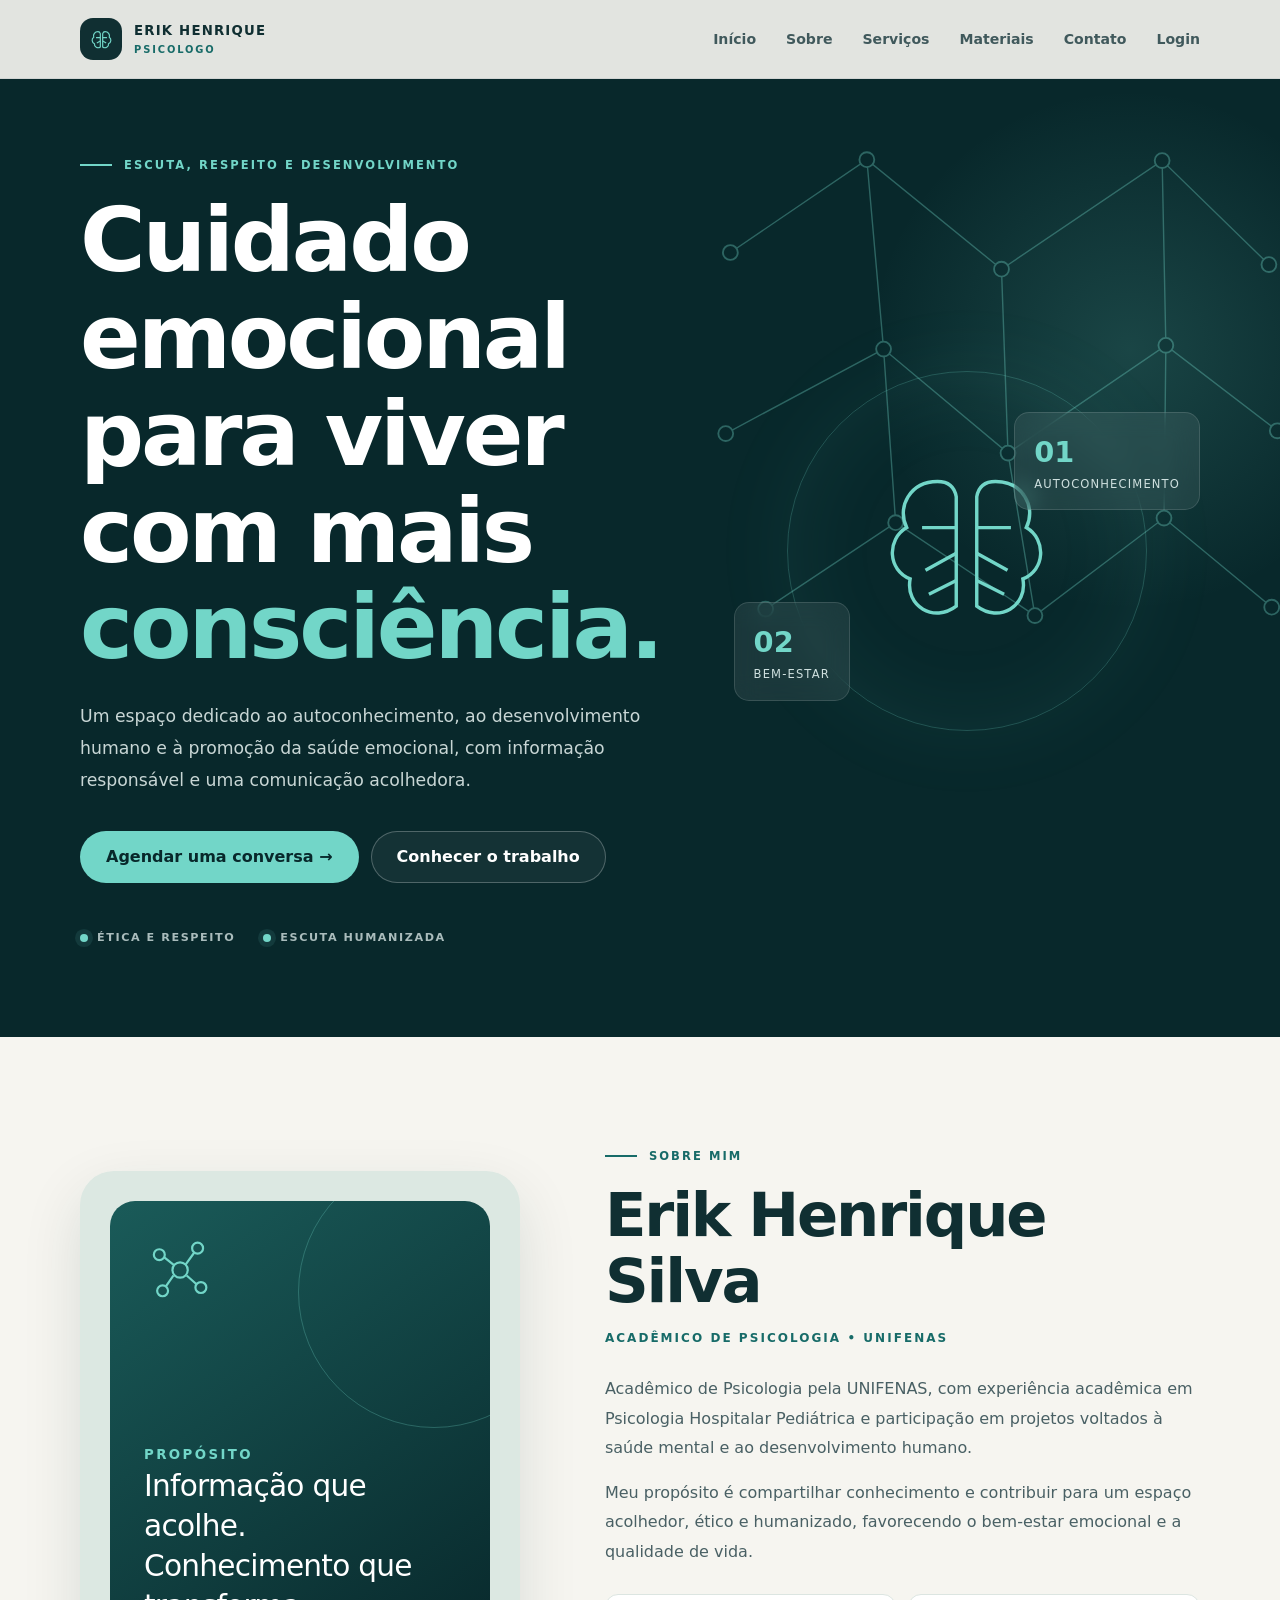
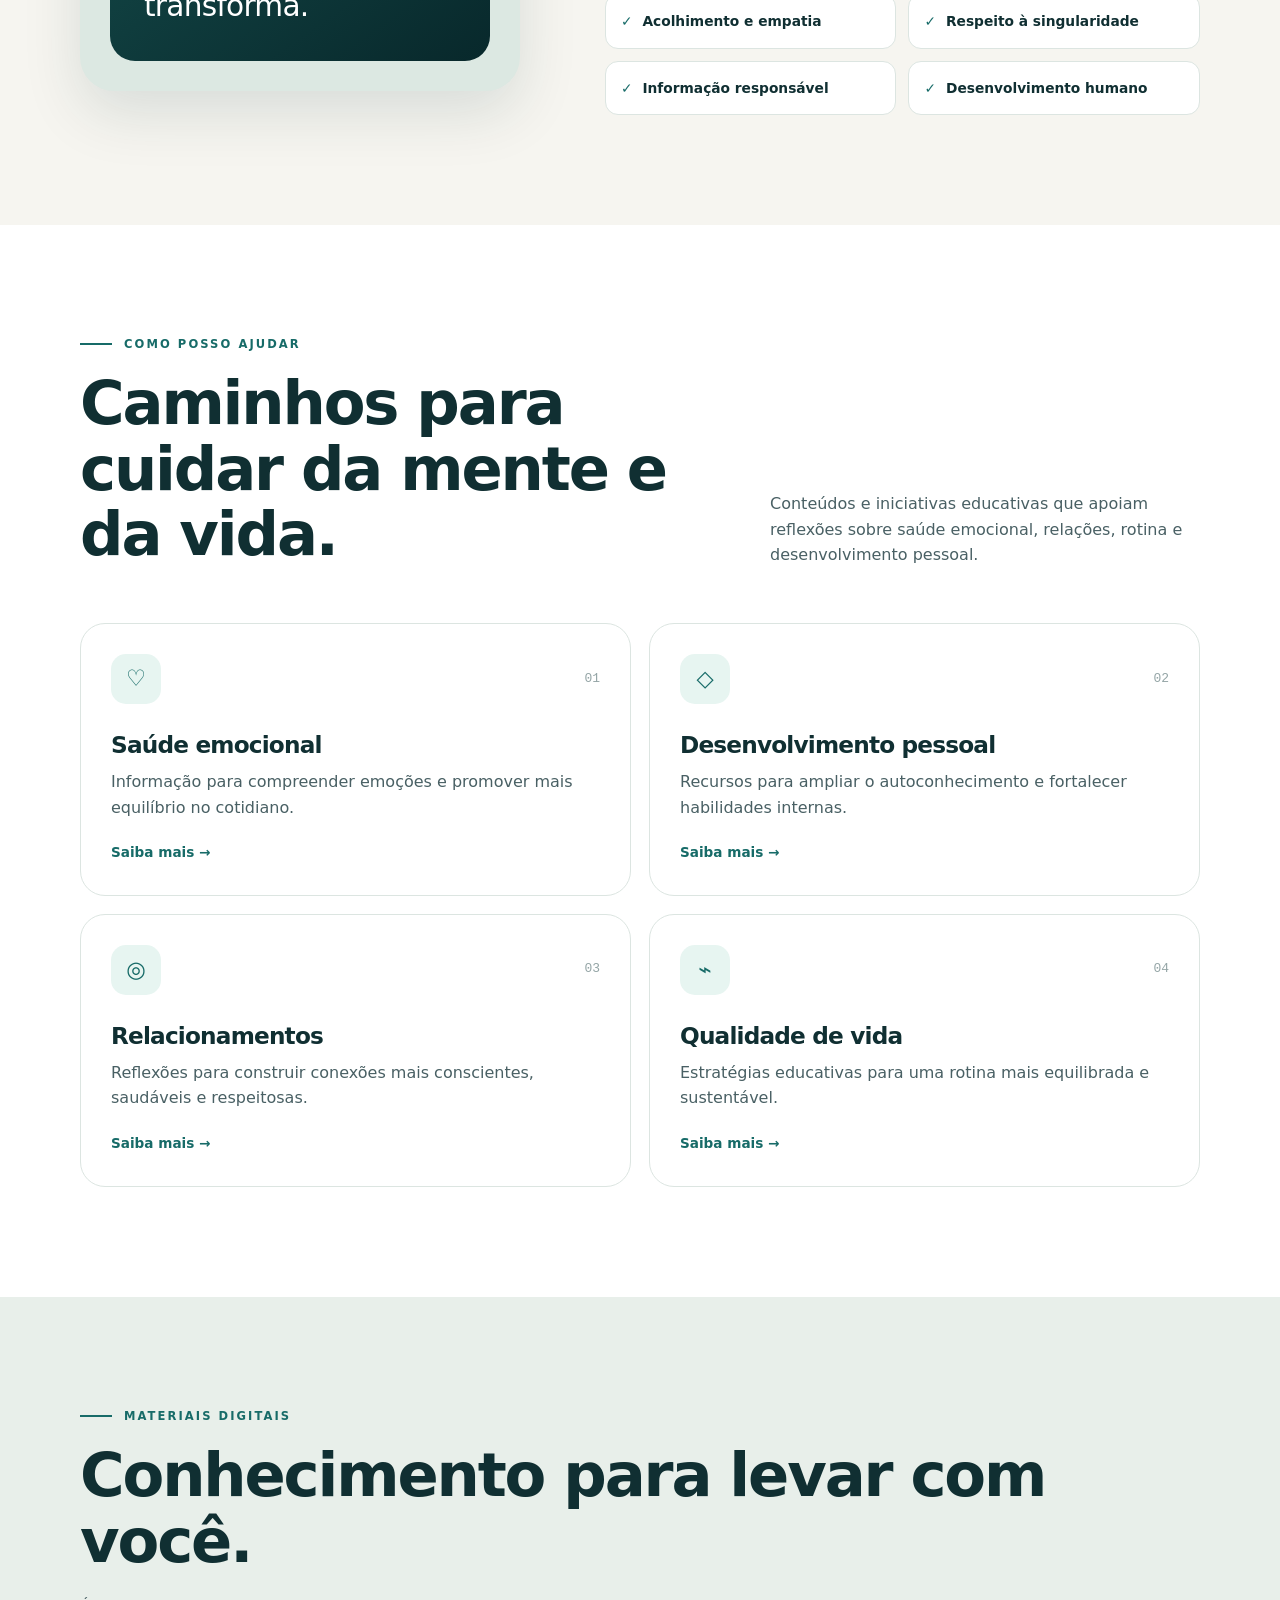
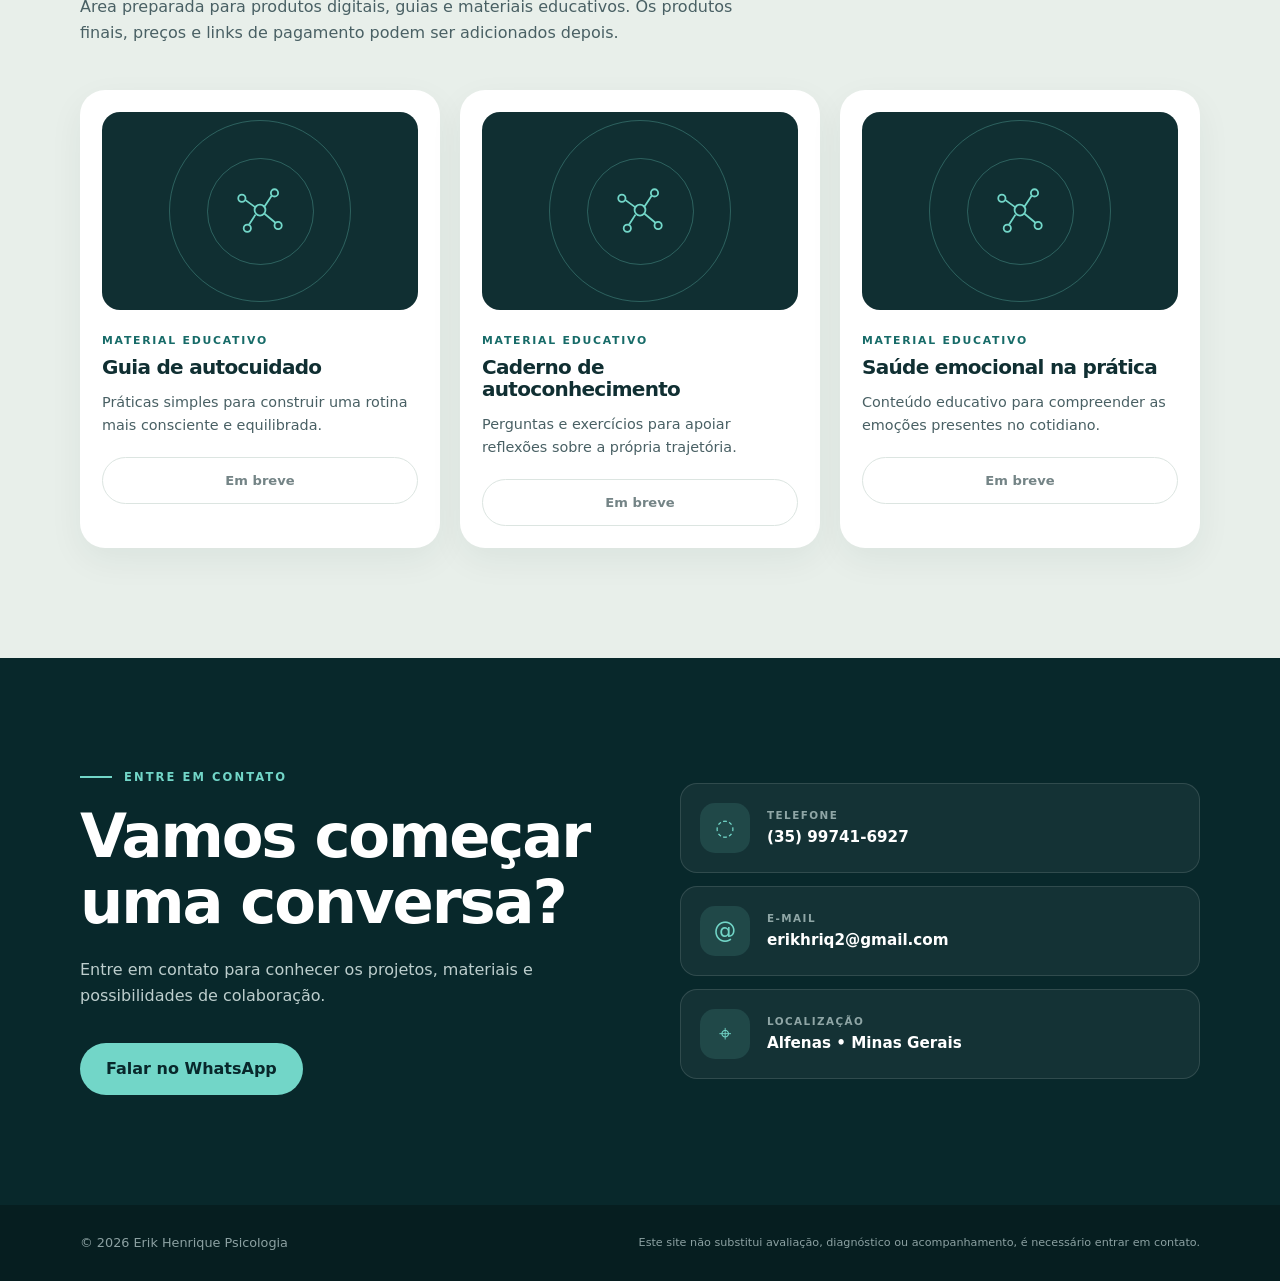
<file: index.html>
<!DOCTYPE html>
<html lang="pt-BR">
<head>
  <meta charset="UTF-8">
  <meta name="viewport" content="width=device-width, initial-scale=1.0">
  <meta name="description" content="Erik Henrique Psicologia. Conteúdo sobre saúde emocional, autoconhecimento, relacionamentos e qualidade de vida.">
  <title>Erik Henrique Psicologia</title>
  <style>
    :root{--ink:#102f32;--deep:#08282b;--green:#176b68;--mint:#72d6c8;--paper:#f6f5f0;--white:#fff;--text:#496064;--line:#dce5e1;--shadow:0 22px 60px rgba(9,46,48,.12)}
    *{box-sizing:border-box;margin:0;padding:0}html{scroll-behavior:smooth;scroll-padding-top:86px}body{font-family:Inter,ui-sans-serif,system-ui,-apple-system,BlinkMacSystemFont,"Segoe UI",sans-serif;background:var(--paper);color:var(--ink);line-height:1.6}a{color:inherit;text-decoration:none}button{font:inherit}.container{width:min(1120px,calc(100% - 40px));margin:auto}.eyebrow{display:flex;align-items:center;gap:12px;margin-bottom:18px;color:var(--green);font-size:.72rem;font-weight:800;letter-spacing:.18em;text-transform:uppercase}.eyebrow:before{content:"";width:32px;height:2px;background:currentColor}.eyebrow.light{color:var(--mint)}h1,h2,h3{line-height:1.08;letter-spacing:-.035em}h2{font-size:clamp(2.15rem,5vw,3.8rem)}p{color:var(--text)}.btn{display:inline-flex;align-items:center;justify-content:center;gap:10px;min-height:52px;padding:0 25px;border:1px solid transparent;border-radius:999px;font-weight:750;transition:.25s}.btn:hover{transform:translateY(-2px)}.btn-primary{background:var(--mint);color:var(--deep)}.btn-dark{background:var(--ink);color:white}.btn-outline{border-color:rgba(255,255,255,.25);color:white;background:rgba(255,255,255,.05)}
    header{position:fixed;z-index:30;inset:0 0 auto;background:rgba(246,245,240,.92);border-bottom:1px solid rgba(16,47,50,.08);backdrop-filter:blur(16px)}.nav{height:78px;display:flex;align-items:center;justify-content:space-between}.brand{display:flex;align-items:center;gap:12px}.mark{width:42px;height:42px;border-radius:13px;background:var(--ink);display:grid;place-items:center}.mark svg{width:25px}.brand b{display:block;font-size:.83rem;letter-spacing:.09em}.brand small{display:block;color:var(--green);font-size:.62rem;font-weight:800;letter-spacing:.19em;text-transform:uppercase}.links{display:flex;align-items:center;gap:30px}.links a{font-size:.88rem;font-weight:650;color:#40595c}.links a:hover{color:var(--green)}.menu-btn{display:none;border:0;background:var(--ink);color:white;border-radius:10px;width:43px;height:43px;font-size:1.3rem}
    .hero{position:relative;overflow:hidden;min-height:760px;padding:156px 0 90px;background:var(--deep);color:white}.hero:before{content:"";position:absolute;width:540px;height:540px;border-radius:50%;right:-120px;top:80px;background:radial-gradient(circle,rgba(114,214,200,.17),transparent 68%)}.neural{position:absolute;right:-40px;top:90px;width:min(52vw,650px);opacity:.35}.hero-grid{position:relative;display:grid;grid-template-columns:1.12fr .88fr;align-items:center;gap:60px}.hero h1{font-size:clamp(3.2rem,7vw,6.15rem);max-width:780px}.hero h1 span{color:var(--mint)}.hero p{max-width:620px;margin-top:25px;font-size:1.08rem;line-height:1.85;color:#c8d6d5}.actions{display:flex;flex-wrap:wrap;gap:12px;margin-top:34px}.trust{display:flex;flex-wrap:wrap;gap:28px;margin-top:46px;color:#aabcbc;font-size:.7rem;font-weight:750;letter-spacing:.14em;text-transform:uppercase}.trust span{display:flex;align-items:center;gap:9px}.trust i{width:8px;height:8px;border-radius:50%;background:var(--mint);box-shadow:0 0 0 5px rgba(114,214,200,.1)}.brain-card{position:relative;aspect-ratio:1;display:grid;place-items:center}.brain-orbit{width:360px;height:360px;border-radius:50%;border:1px solid rgba(114,214,200,.25);display:grid;place-items:center;box-shadow:inset 0 0 90px rgba(114,214,200,.08),0 0 90px rgba(114,214,200,.06)}.brain-orbit svg{width:205px}.chip{position:absolute;padding:16px 19px;border:1px solid rgba(255,255,255,.13);border-radius:15px;background:rgba(255,255,255,.08);backdrop-filter:blur(12px);font-size:.72rem;letter-spacing:.1em;text-transform:uppercase;color:#cfe0df}.chip strong{font-size:1.8rem;color:var(--mint);display:block;letter-spacing:0}.chip.one{right:0;top:20%}.chip.two{left:0;bottom:18%}
    section{padding:110px 0}.about-grid{display:grid;grid-template-columns:.85fr 1.15fr;gap:85px;align-items:center}.portrait{position:relative;min-height:520px;border-radius:34px;padding:30px;background:#dce8e2;box-shadow:var(--shadow)}.portrait-inner{height:100%;min-height:460px;border-radius:25px;background:linear-gradient(145deg,#1a5b59,var(--deep));padding:34px;display:flex;flex-direction:column;justify-content:space-between;color:white;overflow:hidden;position:relative}.portrait-inner:after{content:"";position:absolute;width:270px;height:270px;border:1px solid rgba(114,214,200,.28);border-radius:50%;right:-80px;top:-45px}.portrait-inner svg{width:70px}.portrait blockquote{font-size:1.85rem;line-height:1.35;letter-spacing:-.025em}.portrait small{color:var(--mint);font-weight:800;letter-spacing:.18em;text-transform:uppercase}.about-copy .role{margin:14px 0 26px;color:var(--green);font-size:.75rem;font-weight:800;letter-spacing:.17em;text-transform:uppercase}.about-copy p{margin-top:15px;font-size:1rem;line-height:1.85}.values{display:grid;grid-template-columns:1fr 1fr;gap:12px;margin-top:28px}.value{padding:15px;border:1px solid var(--line);border-radius:13px;background:white;font-size:.86rem;font-weight:700}.value:before{content:"✓";color:var(--green);margin-right:10px}
    .services{background:white}.section-head{display:flex;justify-content:space-between;align-items:end;gap:50px}.section-head>div{max-width:640px}.section-head>p{max-width:430px}.cards{display:grid;grid-template-columns:repeat(2,1fr);gap:18px;margin-top:55px}.card{border:1px solid var(--line);border-radius:25px;padding:30px;background:white;transition:.3s}.card:hover{transform:translateY(-5px);border-color:var(--mint);box-shadow:var(--shadow)}.card-top{display:flex;justify-content:space-between;align-items:center}.icon{width:50px;height:50px;border-radius:15px;background:#e7f5f1;display:grid;place-items:center;color:var(--green);font-size:1.4rem}.num{font-family:monospace;color:#94a5a6}.card h3{font-size:1.45rem;margin-top:28px}.card p{margin-top:12px}.card a{display:inline-block;margin-top:22px;color:var(--green);font-size:.85rem;font-weight:800}
    .products{background:#e8efea}.product-grid{display:grid;grid-template-columns:repeat(3,1fr);gap:20px;margin-top:45px}.product{border-radius:25px;padding:22px;background:white;box-shadow:0 12px 35px rgba(9,46,48,.06)}.cover{aspect-ratio:16/10;border-radius:18px;background:var(--ink);display:grid;place-items:center;position:relative;overflow:hidden}.cover:before,.cover:after{content:"";position:absolute;border:1px solid rgba(114,214,200,.3);border-radius:50%}.cover:before{width:180px;height:180px}.cover:after{width:105px;height:105px}.cover svg{position:relative;z-index:1;width:58px}.product small{display:block;margin-top:22px;color:var(--green);font-size:.68rem;font-weight:800;letter-spacing:.16em;text-transform:uppercase}.product h3{margin-top:8px;font-size:1.25rem}.product p{margin:12px 0 20px;font-size:.9rem}.soon{display:block;padding:12px;border:1px solid var(--line);border-radius:999px;text-align:center;color:#748486;font-size:.82rem;font-weight:750}
    .contact{position:relative;overflow:hidden;background:var(--deep);color:white}.contact-grid{display:grid;grid-template-columns:1fr 1fr;gap:80px;align-items:center}.contact p{margin-top:22px;color:#bdcecd;max-width:520px}.contact-list{display:grid;gap:13px}.contact-item{display:flex;align-items:center;gap:17px;padding:19px;border:1px solid rgba(255,255,255,.12);border-radius:17px;background:rgba(255,255,255,.05)}.contact-item .icon{flex:none;background:rgba(114,214,200,.13);color:var(--mint)}.contact-item small{display:block;color:#8fa6a6;font-size:.65rem;font-weight:800;letter-spacing:.14em;text-transform:uppercase}.contact-item b{font-size:.95rem}footer{padding:28px 0;background:#061e20;color:#8ca1a2}.foot{display:flex;justify-content:space-between;gap:30px;align-items:center;font-size:.8rem}.foot p{max-width:650px;color:#8ca1a2;text-align:right;font-size:.7rem}
    .sr-only{position:absolute;width:1px;height:1px;padding:0;margin:-1px;overflow:hidden;clip:rect(0,0,0,0);white-space:nowrap;border:0}
    @media(max-width:900px){.links{display:none;position:absolute;top:78px;left:0;right:0;padding:18px 20px;background:var(--paper);border-bottom:1px solid var(--line);flex-direction:column;align-items:stretch;gap:0}.links.open{display:flex}.links a{padding:13px 0;border-bottom:1px solid var(--line)}.links .btn{margin-top:12px}.menu-btn{display:block}.hero-grid,.about-grid,.contact-grid{grid-template-columns:1fr}.brain-card{display:none}.hero{min-height:auto}.about-grid{gap:50px}.section-head{display:block}.section-head>p{margin-top:20px}.product-grid{grid-template-columns:1fr 1fr}.foot{display:block}.foot p{text-align:left;margin-top:12px}.neural{width:100%;opacity:.2}.contact-grid{gap:45px}}
    @media(max-width:620px){.container{width:min(100% - 30px,1120px)}section{padding:82px 0}.hero{padding:135px 0 75px}.hero h1{font-size:3rem}.actions{flex-direction:column}.btn{width:100%}.trust{display:grid;gap:14px}.portrait{min-height:440px;padding:18px}.portrait-inner{min-height:404px}.portrait blockquote{font-size:1.5rem}.values,.cards,.product-grid{grid-template-columns:1fr}.section-head{display:block}.contact-item{padding:16px}.contact-item b{word-break:break-word}.brand b{font-size:.75rem}}
  </style>
</head>
<body>
<header>
  <div class="container nav">
    <a class="brand" href="#inicio" aria-label="Erik Henrique Psicologia, início">
      <span class="mark"><svg viewBox="0 0 64 64" fill="none" stroke="#72d6c8" stroke-width="3"><path d="M23 12c-8 0-13 7-11 14-6 4-5 14 2 17-1 8 8 13 15 8V17c-1-3-3-5-6-5Z"/><path d="M41 12c8 0 13 7 11 14 6 4 5 14-2 17 1 8-8 13-15 8V17c1-3 3-5 6-5Z"/><path d="M18 27h11M35 27h11M20 41l9-5M44 41l-9-5"/></svg></span>
      <span><b>ERIK HENRIQUE</b><small>Psicologo</small></span>
    </a>
    <nav class="links" id="navLinks" aria-label="Navegação principal">
      <a href="#inicio">Início</a><a href="#sobre">Sobre</a><a href="#servicos">Serviços</a><a href="#materiais">Materiais</a><a href="#contato">Contato</a><a href="login.html">Login</a>
    </nav>
    <button class="menu-btn" id="menuButton" aria-label="Abrir menu" aria-expanded="false">☰</button>
  </div>
</header>
<main>
<section class="hero" id="inicio">
  <svg class="neural" viewBox="0 0 700 650" fill="none" aria-hidden="true"><g stroke="#72d6c8" stroke-width="1.5"><path d="M65 175 212 75l145 118L530 76l115 112M60 370l170-91 134 112 170-116 120 92M103 559l140-93 150 100 139-105 116 96M212 75l18 204 13 187M357 193l7 198 29 175M530 76l4 199-2 186"/></g><g fill="#08282b" stroke="#72d6c8" stroke-width="2"><circle cx="65" cy="175" r="8"/><circle cx="212" cy="75" r="8"/><circle cx="357" cy="193" r="8"/><circle cx="530" cy="76" r="8"/><circle cx="645" cy="188" r="8"/><circle cx="60" cy="370" r="8"/><circle cx="230" cy="279" r="8"/><circle cx="364" cy="391" r="8"/><circle cx="534" cy="275" r="8"/><circle cx="654" cy="367" r="8"/><circle cx="103" cy="559" r="8"/><circle cx="243" cy="466" r="8"/><circle cx="393" cy="566" r="8"/><circle cx="532" cy="461" r="8"/><circle cx="648" cy="557" r="8"/></g></svg>
  <div class="container hero-grid">
    <div><div class="eyebrow light">Escuta, respeito e desenvolvimento</div><h1>Cuidado emocional para viver com mais <span>consciência.</span></h1><p>Um espaço dedicado ao autoconhecimento, ao desenvolvimento humano e à promoção da saúde emocional, com informação responsável e uma comunicação acolhedora.</p><div class="actions"><a class="btn btn-primary" href="https://wa.me/5535997416927?text=Olá%2C%20Erik.%20Conheci%20seu%20trabalho%20pelo%20site%20e%20gostaria%20de%20conversar." target="_blank" rel="noopener">Agendar uma conversa →</a><a class="btn btn-outline" href="#sobre">Conhecer o trabalho</a></div><div class="trust"><span><i></i>Ética e respeito</span><span><i></i>Escuta humanizada</span></div></div>
    <div class="brain-card" aria-hidden="true"><div class="brain-orbit"><svg viewBox="0 0 120 120" fill="none" stroke="#72d6c8" stroke-width="2"><path d="M43 19c-16 0-24 15-18 27-12 7-11 25 2 30-3 16 14 26 27 16V28c-1-6-5-9-11-9ZM77 19c16 0 24 15 18 27 12 7 11 25-2 30 3 16-14 26-27 16V28c1-6 5-9 11-9Z"/><path d="M34 46h20M66 46h20M36 71l18-10M84 71 66 61M38 85l16-8M82 85l-16-8"/></svg></div><div class="chip one"><strong>01</strong>Autoconhecimento</div><div class="chip two"><strong>02</strong>Bem-estar</div></div>
  </div>
</section>
<section id="sobre"><div class="container about-grid"><div class="portrait"><div class="portrait-inner"><svg viewBox="0 0 64 64" fill="none" stroke="#72d6c8" stroke-width="2"><circle cx="14" cy="18" r="5"/><circle cx="49" cy="12" r="5"/><circle cx="52" cy="48" r="5"/><circle cx="17" cy="51" r="5"/><circle cx="33" cy="32" r="7"/><path d="m18 20 10 8m10-1 8-11M39 37l9 8m-21-8-7 10"/></svg><div><small>Propósito</small><blockquote>Informação que acolhe. Conhecimento que transforma.</blockquote></div></div></div><div class="about-copy"><div class="eyebrow">Sobre mim</div><h2>Erik Henrique Silva</h2><div class="role">Acadêmico de Psicologia • UNIFENAS</div><p>Acadêmico de Psicologia pela UNIFENAS, com experiência acadêmica em Psicologia Hospitalar Pediátrica e participação em projetos voltados à saúde mental e ao desenvolvimento humano.</p><p>Meu propósito é compartilhar conhecimento e contribuir para um espaço acolhedor, ético e humanizado, favorecendo o bem-estar emocional e a qualidade de vida.</p><div class="values"><div class="value">Acolhimento e empatia</div><div class="value">Respeito à singularidade</div><div class="value">Informação responsável</div><div class="value">Desenvolvimento humano</div></div></div></div></section>
<section class="services" id="servicos"><div class="container"><div class="section-head"><div><div class="eyebrow">Como posso ajudar</div><h2>Caminhos para cuidar da mente e da vida.</h2></div><p>Conteúdos e iniciativas educativas que apoiam reflexões sobre saúde emocional, relações, rotina e desenvolvimento pessoal.</p></div><div class="cards"><article class="card"><div class="card-top"><span class="icon">♡</span><span class="num">01</span></div><h3>Saúde emocional</h3><p>Informação para compreender emoções e promover mais equilíbrio no cotidiano.</p><a href="#contato">Saiba mais →</a></article><article class="card"><div class="card-top"><span class="icon">◇</span><span class="num">02</span></div><h3>Desenvolvimento pessoal</h3><p>Recursos para ampliar o autoconhecimento e fortalecer habilidades internas.</p><a href="#contato">Saiba mais →</a></article><article class="card"><div class="card-top"><span class="icon">◎</span><span class="num">03</span></div><h3>Relacionamentos</h3><p>Reflexões para construir conexões mais conscientes, saudáveis e respeitosas.</p><a href="#contato">Saiba mais →</a></article><article class="card"><div class="card-top"><span class="icon">⌁</span><span class="num">04</span></div><h3>Qualidade de vida</h3><p>Estratégias educativas para uma rotina mais equilibrada e sustentável.</p><a href="#contato">Saiba mais →</a></article></div></div></section>
<section class="products" id="materiais"><div class="container"><div class="eyebrow">Materiais digitais</div><h2>Conhecimento para levar com você.</h2><p style="max-width:680px;margin-top:20px">Área preparada para produtos digitais, guias e materiais educativos. Os produtos finais, preços e links de pagamento podem ser adicionados depois.</p><div class="product-grid"><article class="product"><div class="cover"><svg viewBox="0 0 64 64" fill="none" stroke="#72d6c8" stroke-width="2"><circle cx="12" cy="18" r="4"/><circle cx="48" cy="12" r="4"/><circle cx="52" cy="48" r="4"/><circle cx="18" cy="51" r="4"/><circle cx="32" cy="31" r="6"/><path d="m16 20 11 8m10-1 8-12m-8 20 12 10M27 36l-7 11"/></svg></div><small>Material educativo</small><h3>Guia de autocuidado</h3><p>Práticas simples para construir uma rotina mais consciente e equilibrada.</p><span class="soon">Em breve</span></article><article class="product"><div class="cover"><svg viewBox="0 0 64 64" fill="none" stroke="#72d6c8" stroke-width="2"><circle cx="12" cy="18" r="4"/><circle cx="48" cy="12" r="4"/><circle cx="52" cy="48" r="4"/><circle cx="18" cy="51" r="4"/><circle cx="32" cy="31" r="6"/><path d="m16 20 11 8m10-1 8-12m-8 20 12 10M27 36l-7 11"/></svg></div><small>Material educativo</small><h3>Caderno de autoconhecimento</h3><p>Perguntas e exercícios para apoiar reflexões sobre a própria trajetória.</p><span class="soon">Em breve</span></article><article class="product"><div class="cover"><svg viewBox="0 0 64 64" fill="none" stroke="#72d6c8" stroke-width="2"><circle cx="12" cy="18" r="4"/><circle cx="48" cy="12" r="4"/><circle cx="52" cy="48" r="4"/><circle cx="18" cy="51" r="4"/><circle cx="32" cy="31" r="6"/><path d="m16 20 11 8m10-1 8-12m-8 20 12 10M27 36l-7 11"/></svg></div><small>Material educativo</small><h3>Saúde emocional na prática</h3><p>Conteúdo educativo para compreender as emoções presentes no cotidiano.</p><span class="soon">Em breve</span></article></div></div></section>
<section class="contact" id="contato"><div class="container contact-grid"><div><div class="eyebrow light">Entre em contato</div><h2>Vamos começar uma conversa?</h2><p>Entre em contato para conhecer os projetos, materiais e possibilidades de colaboração.</p><div class="actions"><a class="btn btn-primary" href="https://wa.me/5535997416927?text=Olá%2C%20Erik.%20Conheci%20seu%20trabalho%20pelo%20site%20e%20gostaria%20de%20conversar." target="_blank" rel="noopener">Falar no WhatsApp</a></div></div><div class="contact-list"><a class="contact-item" href="https://wa.me/5535997416927" target="_blank" rel="noopener"><span class="icon">◌</span><span><small>Telefone</small><b>(35) 99741-6927</b></span></a><a class="contact-item" href="mailto:erikhriq2@gmail.com"><span class="icon">@</span><span><small>E-mail</small><b>erikhriq2@gmail.com</b></span></a><div class="contact-item"><span class="icon">⌖</span><span><small>Localização</small><b>Alfenas • Minas Gerais</b></span></div></div></div></section>
</main>
<footer><div class="container foot"><span>© 2026 Erik Henrique Psicologia</span><p>Este site não substitui avaliação, diagnóstico ou acompanhamento, é necessário entrar em contato.</p></div></footer>
<script>
  const button=document.getElementById('menuButton');
  const links=document.getElementById('navLinks');
  button.addEventListener('click',()=>{const open=links.classList.toggle('open');button.setAttribute('aria-expanded',String(open));button.textContent=open?'×':'☰';});
  links.querySelectorAll('a').forEach(link=>link.addEventListener('click',()=>{links.classList.remove('open');button.setAttribute('aria-expanded','false');button.textContent='☰';}));
</script>
</body>
</html>
</file>
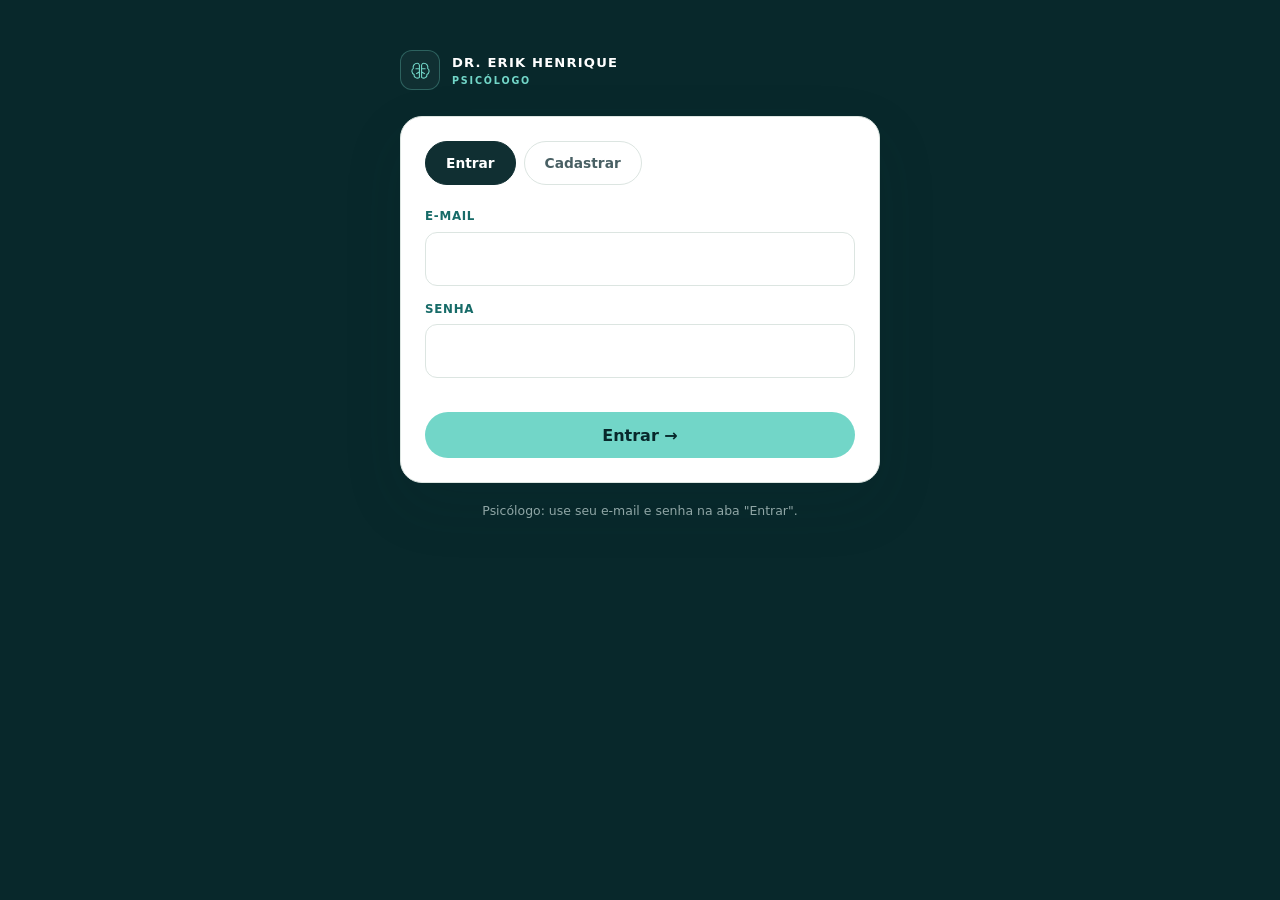
<file: login.html>
<!DOCTYPE html>
<html lang="pt-BR"><head><meta charset="UTF-8"><meta name="viewport" content="width=device-width, initial-scale=1.0"><title>Login | Dr. Erik Henrique Psicologia</title><link rel="stylesheet" href="assets/app.css"></head>
<body style="background:var(--deep)">
<div class="wrap" style="max-width:480px;padding:50px 0">
  <a class="brand" href="index.html" style="color:#fff;margin-bottom:26px"><span class="mark" id="logo"></span><span><b>DR. ERIK HENRIQUE</b><small>Psicólogo</small></span></a>
  <div class="card">
    <div class="tabs" style="margin-top:0"><button class="on" data-m="in">Entrar</button><button data-m="up">Cadastrar</button></div>
    <form id="fIn"><label>E-mail</label><input type="email" name="email" required autocomplete="email"><label>Senha</label><input type="password" name="senha" required autocomplete="current-password"><div class="err" id="eIn"></div><button class="btn mint" style="width:100%;margin-top:8px">Entrar →</button></form>
    <form id="fUp" hidden><label>Nome completo</label><input name="nome" required>
      <div class="grid2"><div><label>Idade</label><input type="number" name="idade" min="1" max="120" required></div><div><label>Telefone (WhatsApp)</label><input type="tel" name="tel" placeholder="(35) 99999-9999" required></div></div>
      <label>E-mail</label><input type="email" name="email" required><label>Senha</label><input type="password" name="senha" minlength="6" required><div class="err" id="eUp"></div><button class="btn mint" style="width:100%;margin-top:8px">Criar conta →</button></form>
  </div>
  <p style="color:#8fa6a6;font-size:.78rem;margin-top:18px;text-align:center">Psicólogo: use seu e-mail e senha na aba "Entrar".</p>
</div>
<script src="assets/app.js"></script>
<script>
$('#logo').innerHTML=LOGO;
const go=u=>location.href=u.role==='psicologo'?'psicologo.html':'paciente.html';
if(Auth.user())go(Auth.user());
$$('.tabs button').forEach(b=>b.onclick=()=>{$$('.tabs button').forEach(x=>x.classList.toggle('on',x===b));$('#fIn').hidden=b.dataset.m!=='in';$('#fUp').hidden=b.dataset.m!=='up'});
$('#fIn').onsubmit=e=>{e.preventDefault();const f=new FormData(e.target),u=Auth.login(f.get('email'),f.get('senha'));u?go(u):$('#eIn').textContent='E-mail ou senha incorretos.'};
$('#fUp').onsubmit=e=>{e.preventDefault();const d=Object.fromEntries(new FormData(e.target)),u=Auth.register(d);u?go(u):$('#eUp').textContent='Este e-mail já está cadastrado.'};
</script></body></html>
</file>
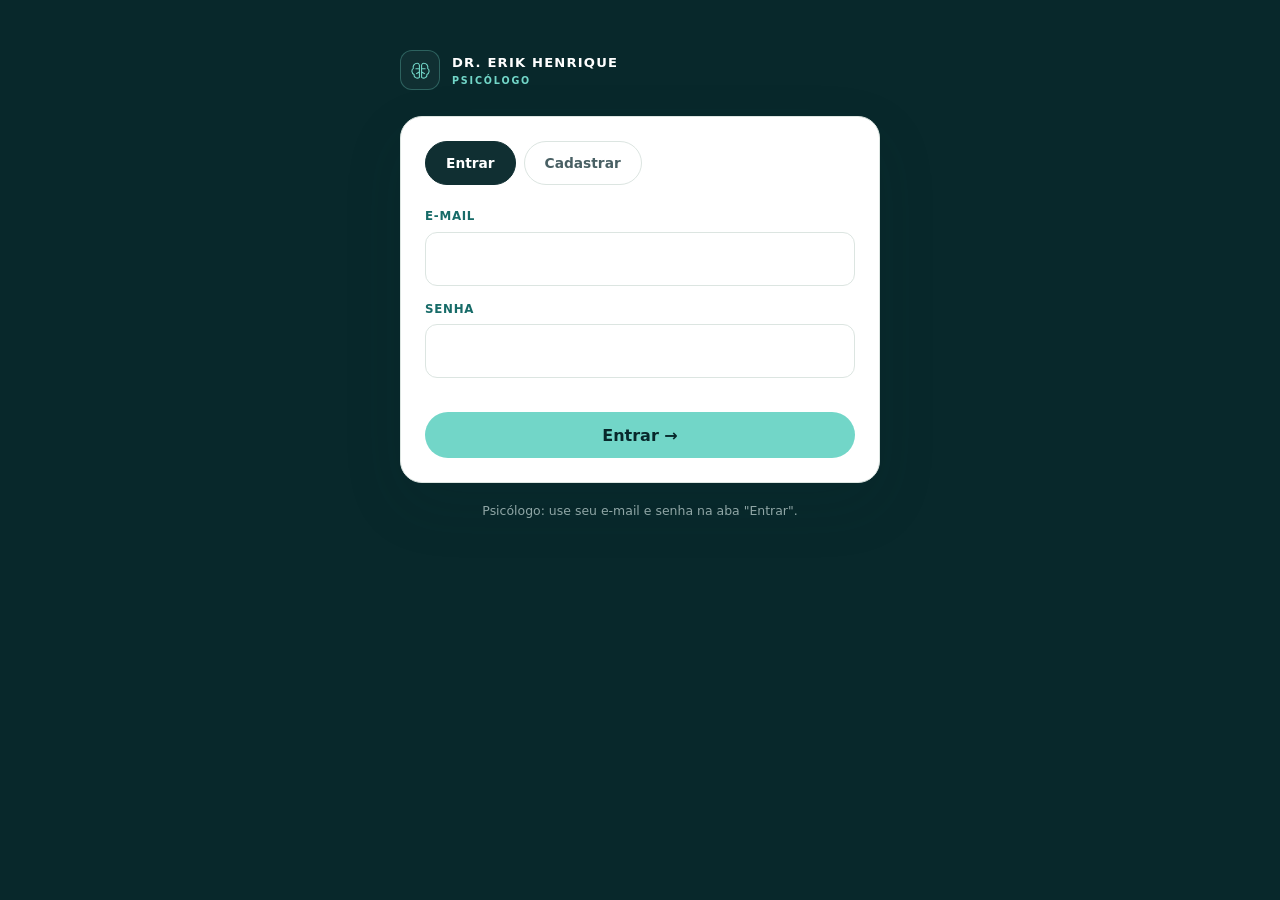
<file: paciente (1).html>
<!DOCTYPE html>
<html lang="pt-BR"><head><meta charset="UTF-8"><meta name="viewport" content="width=device-width, initial-scale=1.0"><title>Área do paciente | Erik Henrique Psicologia</title><link rel="stylesheet" href="assets/app.css"></head>
<body><div id="top"></div>
<main class="wrap" style="padding-bottom:70px">
  <div class="tabs"><button class="on" data-t="agenda">Agenda</button><button data-t="minhas">Minhas consultas</button><button data-t="chat">Chat</button></div>
  <section id="agenda" class="card"><div class="eyebrow">Horários disponíveis</div><h2 style="font-size:2rem;margin-bottom:20px">Escolha o dia e o horário</h2><div class="days" id="days"></div><div class="slots" id="slots"></div><p style="margin-top:18px;font-size:.85rem">Ao agendar, o Erik é avisado automaticamente por WhatsApp e e-mail.</p></section>
  <section id="minhas" class="card" hidden></section>
  <section id="chat" class="card chat" hidden><div class="msgs" id="msgs"></div><form id="cf"><input id="ci" placeholder="Escreva uma mensagem..." required><button class="btn">Enviar</button></form></section>
</main>
<script src="assets/app.js"></script>
<script>
const me=Auth.require('paciente');$('#top').innerHTML=topbar(me,'Área do paciente');
let sel=iso(new Date());
const days=[...Array(21)].map((_,i)=>{const d=new Date();d.setDate(d.getDate()+i);return d});
function agenda(){
  $('#days').innerHTML=days.map(d=>`<button class="day ${iso(d)===sel?'on':''}" data-d="${iso(d)}"><small>${DIAS[d.getDay()].slice(0,3)}</small><b>${d.getDate()}</b><small>${String(d.getMonth()+1).padStart(2,'0')}</small></button>`).join('');
  const d=new Date(sel+'T00:00'),now=new Date();
  const free=(DB.get('avail',{})[d.getDay()]||[]).slice().sort().filter(h=>!Appt.taken(sel,h)&&new Date(sel+'T'+h)>now);
  $('#slots').innerHTML=free.map(h=>`<button class="slot" data-h="${h}">${h}</button>`).join('')||'<div class="empty" style="grid-column:1/-1">Sem horários disponíveis neste dia.</div>';
}
$('#days').onclick=e=>{const b=e.target.closest('.day');if(b){sel=b.dataset.d;agenda()}};
$('#slots').onclick=e=>{const b=e.target.closest('.slot');if(!b)return;const h=b.dataset.h;
  if(!confirm(`Solicitar consulta em ${br(sel)} às ${h}?`))return;
  Appt.save([...Appt.all(),{id:uid(),pid:me.id,date:sel,time:h,status:'pendente',criado:Date.now()}]);
  fetch('/api/notify',{method:'POST',headers:{'Content-Type':'application/json'},body:JSON.stringify({tipo:'solicitacao',nome:me.nome,tel:me.tel,data:sel,hora:h})}).catch(()=>{});
  agenda();minhas();alert('Solicitação enviada! Você será avisado por WhatsApp e e-mail quando o Erik confirmar.')};
function minhas(){
  const l=Appt.all().filter(a=>a.pid===me.id).sort((a,b)=>(b.date+b.time).localeCompare(a.date+a.time));
  $('#minhas').innerHTML=l.map(a=>`<div class="row"><div><b>${br(a.date)} às ${a.time}</b><small>${DIAS[new Date(a.date+'T00:00').getDay()]}</small></div><div><span class="badge ${a.status}">${a.status}</span> ${['pendente','confirmada'].includes(a.status)?`<button class="btn sm danger" data-c="${a.id}">Cancelar</button>`:''}</div></div>`).join('')||'<div class="empty">Você ainda não tem consultas.</div>';
}
$('#minhas').onclick=e=>{const id=e.target.dataset.c;if(!id||!confirm('Cancelar esta consulta?'))return;const l=Appt.all();l.find(a=>a.id===id).status='cancelada';Appt.save(l);minhas();agenda()};
function chat(){const m=$('#msgs');m.innerHTML=chatHTML(me.id,'p');m.scrollTop=m.scrollHeight}
$('#cf').onsubmit=e=>{e.preventDefault();Chat.send(me.id,'p',$('#ci').value.trim());$('#ci').value='';chat()};
$$('.tabs button').forEach(b=>b.onclick=()=>{$$('.tabs button').forEach(x=>x.classList.toggle('on',x===b));['agenda','minhas','chat'].forEach(id=>$('#'+id).hidden=id!==b.dataset.t);if(b.dataset.t==='chat')chat();if(b.dataset.t==='minhas')minhas()});
addEventListener('storage',()=>{agenda();minhas();chat()});setInterval(()=>{if(!$('#chat').hidden)chat()},4000);
agenda();minhas();
</script></body></html>
</file>
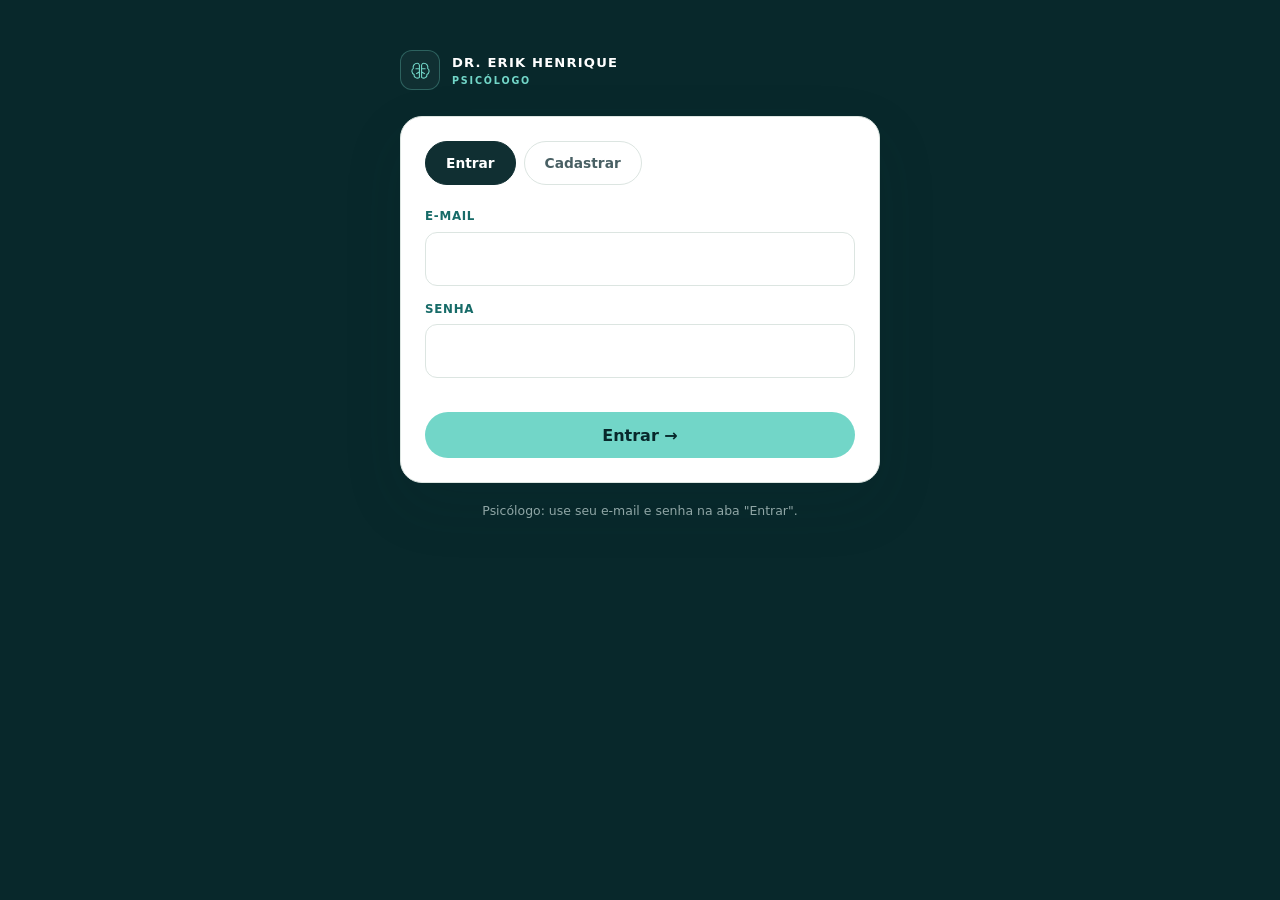
<file: paciente.html>
<!DOCTYPE html>
<html lang="pt-BR"><head><meta charset="UTF-8"><meta name="viewport" content="width=device-width, initial-scale=1.0"><title>Área do paciente | Dr. Erik Henrique Psicologia</title><link rel="stylesheet" href="assets/app.css"></head>
<body><div id="top"></div>
<main class="wrap" style="padding-bottom:70px">
  <div class="tabs"><button class="on" data-t="agenda">Agenda</button><button data-t="minhas">Minhas consultas</button><button data-t="chat">Chat</button></div>
  <section id="agenda" class="card"><div class="eyebrow">Horários disponíveis</div><h2 style="font-size:2rem;margin-bottom:20px">Escolha o dia e o horário</h2><div class="days" id="days"></div><div class="slots" id="slots"></div><p style="margin-top:18px;font-size:.85rem">Sua solicitação fica pendente até o Dr. Erik confirmar. A resposta chega por WhatsApp ou e-mail.</p></section>
  <section id="minhas" class="card" hidden></section>
  <section id="chat" class="card chat" hidden><div class="msgs" id="msgs"></div><form id="cf"><input id="ci" placeholder="Escreva uma mensagem..." required><button class="btn">Enviar</button></form></section>
</main>
<script src="assets/app.js"></script>
<script>
const me=Auth.require('paciente');$('#top').innerHTML=topbar(me,'Área do paciente');
let sel=iso(new Date());
const days=[...Array(21)].map((_,i)=>{const d=new Date();d.setDate(d.getDate()+i);return d});
function agenda(){
  $('#days').innerHTML=days.map(d=>`<button class="day ${iso(d)===sel?'on':''}" data-d="${iso(d)}"><small>${DIAS[d.getDay()].slice(0,3)}</small><b>${d.getDate()}</b><small>${String(d.getMonth()+1).padStart(2,'0')}</small></button>`).join('');
  const d=new Date(sel+'T00:00'),now=new Date();
  const free=(DB.get('avail',{})[d.getDay()]||[]).slice().sort().filter(h=>!Appt.taken(sel,h)&&new Date(sel+'T'+h)>now);
  $('#slots').innerHTML=free.map(h=>`<button class="slot" data-h="${h}">${h}</button>`).join('')||'<div class="empty" style="grid-column:1/-1">Sem horários disponíveis neste dia.</div>';
}
$('#days').onclick=e=>{const b=e.target.closest('.day');if(b){sel=b.dataset.d;agenda()}};
$('#slots').onclick=e=>{const b=e.target.closest('.slot');if(!b)return;const h=b.dataset.h;
  if(!confirm(`Solicitar consulta em ${br(sel)} às ${h}?`))return;
  Appt.save([...Appt.all(),{id:uid(),pid:me.id,date:sel,time:h,status:'pendente',criado:Date.now()}]);
    agenda();minhas();alert('Solicitação registrada! O Dr. Erik vai analisar e responder por WhatsApp ou e-mail.')};
function minhas(){
  const l=Appt.all().filter(a=>a.pid===me.id).sort((a,b)=>(b.date+b.time).localeCompare(a.date+a.time));
  $('#minhas').innerHTML=l.map(a=>`<div class="row"><div><b>${br(a.date)} às ${a.time}</b><small>${DIAS[new Date(a.date+'T00:00').getDay()]}</small></div><div><span class="badge ${a.status}">${a.status}</span> ${['pendente','confirmada'].includes(a.status)?`<button class="btn sm danger" data-c="${a.id}">Cancelar</button>`:''}</div></div>`).join('')||'<div class="empty">Você ainda não tem consultas.</div>';
}
$('#minhas').onclick=e=>{const id=e.target.dataset.c;if(!id||!confirm('Cancelar esta consulta?'))return;const l=Appt.all();l.find(a=>a.id===id).status='cancelada';Appt.save(l);minhas();agenda()};
function chat(){const m=$('#msgs');m.innerHTML=chatHTML(me.id,'p');m.scrollTop=m.scrollHeight}
$('#cf').onsubmit=e=>{e.preventDefault();Chat.send(me.id,'p',$('#ci').value.trim());$('#ci').value='';chat()};
$$('.tabs button').forEach(b=>b.onclick=()=>{$$('.tabs button').forEach(x=>x.classList.toggle('on',x===b));['agenda','minhas','chat'].forEach(id=>$('#'+id).hidden=id!==b.dataset.t);if(b.dataset.t==='chat')chat();if(b.dataset.t==='minhas')minhas()});
addEventListener('storage',()=>{agenda();minhas();chat()});setInterval(()=>{if(!$('#chat').hidden)chat()},4000);
agenda();minhas();
</script></body></html>
</file>
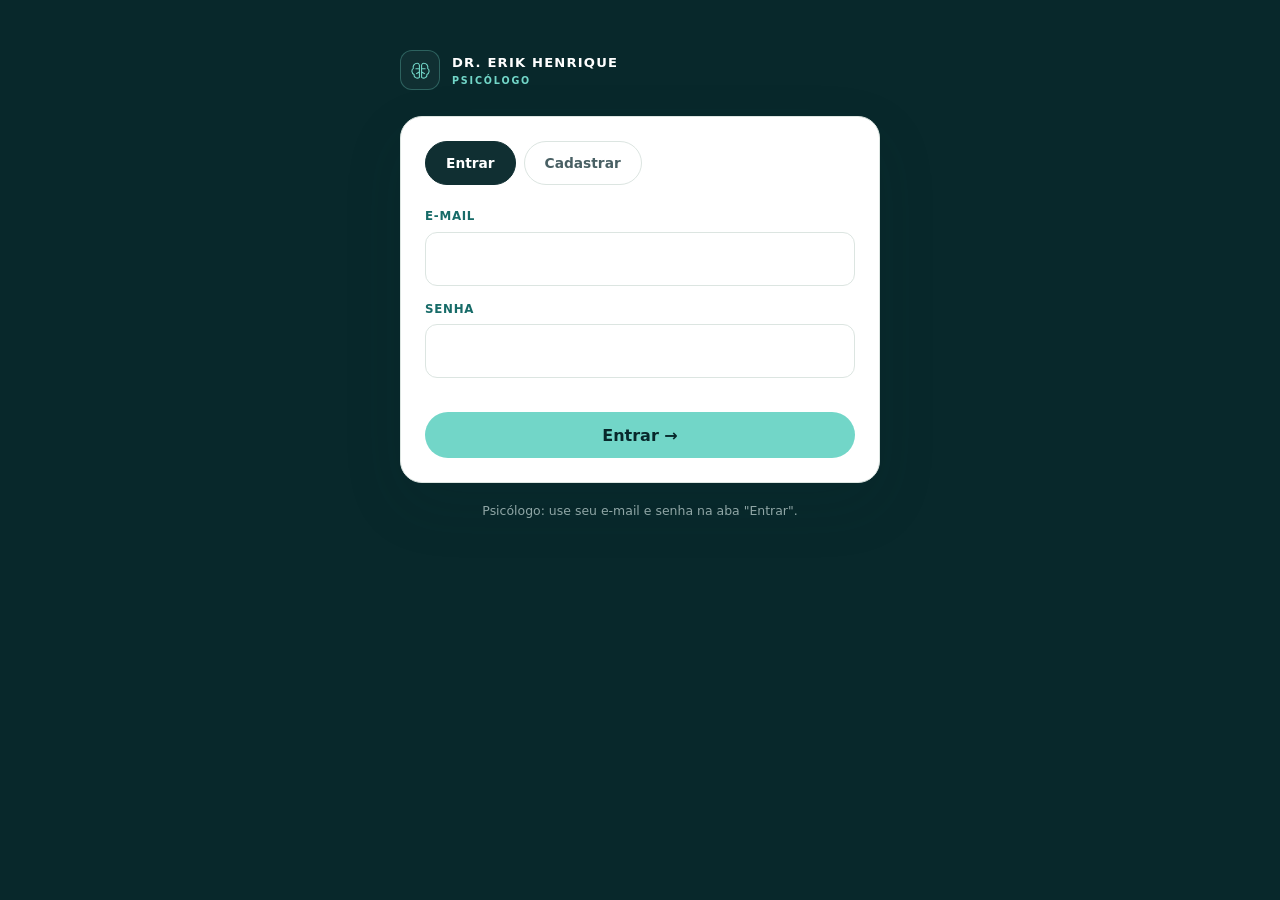
<file: psicologo (1).html>
<!DOCTYPE html>
<html lang="pt-BR"><head><meta charset="UTF-8"><meta name="viewport" content="width=device-width, initial-scale=1.0"><title>CRM | Erik Henrique Psicologia</title><link rel="stylesheet" href="assets/app.css"></head>
<body><div id="top"></div>
<main class="wrap" style="padding-bottom:70px">
  <div class="tabs"><button class="on" data-t="inicio">Solicitações</button><button data-t="agenda">Agenda</button><button data-t="pacientes">Pacientes</button><button data-t="chat">Chat</button><button data-t="rel">Relatórios</button></div>
  <div id="notify"></div>
  <section id="inicio"></section><section id="agenda" hidden></section><section id="pacientes" hidden></section>
  <section id="chat" hidden></section><section id="rel" hidden></section>
</main>
<script src="assets/app.js"></script>
<script>
const me=Auth.require('psicologo');$('#top').innerHTML=topbar(me,'Painel do psicólogo');
const pats=()=>DB.get('users',[]).filter(u=>u.role==='paciente');
const pat=id=>pats().find(p=>p.id===id)||{nome:'(removido)',email:'',tel:''};
const when=a=>`${br(a.date)} às ${a.time}`;
let curChat=null,curRel=null;

function inicio(){
  const all=Appt.all(),pend=all.filter(a=>a.status==='pendente').sort((a,b)=>(a.date+a.time).localeCompare(b.date+b.time)),
  hoje=iso(new Date()),prox=all.filter(a=>a.status==='confirmada'&&a.date>=hoje).sort((a,b)=>(a.date+a.time).localeCompare(b.date+b.time));
  $('#inicio').innerHTML=`<div class="stat"><div><b>${pend.length}</b><span>Pendentes</span></div><div><b>${prox.length}</b><span>Confirmadas</span></div><div><b>${pats().length}</b><span>Pacientes</span></div></div>
  <div class="card"><div class="eyebrow">Aguardando você</div>${pend.map(a=>`<div class="row"><div><b>${esc(pat(a.pid).nome)}</b><small>${when(a)}</small></div><div><button class="btn sm mint" data-s="confirmada" data-id="${a.id}">Aceitar</button> <button class="btn sm danger" data-s="recusada" data-id="${a.id}">Recusar</button></div></div>`).join('')||'<div class="empty">Nenhuma solicitação pendente.</div>'}</div>`;
}
$('#inicio').onclick=e=>{const b=e.target.closest('[data-s]');if(!b)return;const l=Appt.all(),a=l.find(x=>x.id===b.dataset.id);a.status=b.dataset.s;Appt.save(l);notify(a);inicio();agenda()};
function notify(a){
  const p=pat(a.pid),ok=a.status==='confirmada';
  const msg=ok?`Olá, ${p.nome}! Sua consulta com Erik Henrique foi confirmada para ${when(a)}. Até lá!`:`Olá, ${p.nome}! Infelizmente não consigo atender em ${when(a)}. Pode escolher outro horário na agenda do site.`;
  $('#notify').innerHTML=`<div class="notice"><b>${ok?'Consulta confirmada':'Solicitação recusada'}.</b> Avise ${esc(p.nome)}:<div class="acts"><a class="btn sm mint" target="_blank" rel="noopener" href="${wa(p.tel,msg)}">Enviar WhatsApp</a><a class="btn sm" href="mailto:${esc(p.email)}?subject=${encodeURIComponent(ok?'Consulta confirmada':'Sobre sua solicitação de consulta')}&body=${encodeURIComponent(msg)}">Enviar e-mail</a></div><small id="auto"></small></div>`;
  const key=sessionStorage.getItem('adminKey')||prompt('Chave de administrador para envio automático (cancele para enviar manualmente):');
  if(!key)return;sessionStorage.setItem('adminKey',key);
  fetch('/api/notify',{method:'POST',headers:{'Content-Type':'application/json','x-admin-key':key},body:JSON.stringify({tipo:'resposta',status:a.status,nome:p.nome,email:p.email,tel:p.tel,data:a.date,hora:a.time})})
   .then(r=>{if(r.status===401){sessionStorage.removeItem('adminKey');throw 0}return r.json()})
   .then(j=>{$('#auto').textContent=`Envio automático: WhatsApp ${j.whatsapp?'✓':'✗'} • E-mail ${j.email?'✓':'✗'}`})
   .catch(()=>{$('#auto').textContent='Envio automático falhou. Use os botões acima.'});
}
function agenda(){
  const av=DB.get('avail',{}),hoje=iso(new Date()),prox=Appt.all().filter(a=>a.status==='confirmada'&&a.date>=hoje).sort((a,b)=>(a.date+a.time).localeCompare(b.date+b.time));
  $('#agenda').innerHTML=`<div class="card"><div class="eyebrow">Meus horários disponíveis</div><div class="av">${[1,2,3,4,5,6,0].map(d=>`<b>${DIAS[d]}</b><div class="hrs">${HORAS.map(h=>`<label><input type="checkbox" data-d="${d}" data-h="${h}" ${(av[d]||[]).includes(h)?'checked':''}>${h}</label>`).join('')}</div>`).join('')}</div></div>
  <div class="card" style="margin-top:20px"><div class="eyebrow">Próximas consultas</div>${prox.map(a=>`<div class="row"><div><b>${esc(pat(a.pid).nome)}</b><small>${when(a)}</small></div><button class="btn sm danger" data-x="${a.id}">Cancelar</button></div>`).join('')||'<div class="empty">Nenhuma consulta confirmada.</div>'}</div>`;
}
$('#agenda').onchange=e=>{const t=e.target;if(!t.dataset.h)return;const av=DB.get('avail',{}),s=new Set(av[t.dataset.d]||[]);t.checked?s.add(t.dataset.h):s.delete(t.dataset.h);av[t.dataset.d]=[...s].sort();DB.set('avail',av)};
$('#agenda').onclick=e=>{const id=e.target.dataset.x;if(!id||!confirm('Cancelar esta consulta?'))return;const l=Appt.all(),a=l.find(x=>x.id===id);a.status='cancelada';Appt.save(l);notify(a);agenda();inicio()};
function pacientes(){
  $('#pacientes').innerHTML=`<div class="card"><div class="eyebrow">Pacientes</div>${pats().map(p=>`<div class="row"><div><b>${esc(p.nome)}</b><small>${esc(p.idade)} anos • ${esc(p.tel)} • ${esc(p.email)}</small></div><div><button class="btn sm line" data-chat="${p.id}">Chat</button> <button class="btn sm" data-rel="${p.id}">Relatório</button></div></div>`).join('')||'<div class="empty">Nenhum paciente cadastrado.</div>'}</div>`;
}
$('#pacientes').onclick=e=>{if(e.target.dataset.chat){curChat=e.target.dataset.chat;show('chat')}if(e.target.dataset.rel){curRel=e.target.dataset.rel;show('rel')}};
function chat(){
  curChat=curChat||(pats()[0]||{}).id;
  $('#chat').innerHTML=`<div class="side"><div class="plist">${pats().map(p=>`<button class="${p.id===curChat?'on':''}" data-p="${p.id}">${esc(p.nome)}</button>`).join('')||'<div class="empty">Sem pacientes.</div>'}</div><div class="card chat"><div class="msgs" id="msgs">${curChat?chatHTML(curChat,'e'):''}</div>${curChat?'<form id="cf"><input id="ci" placeholder="Responder..." required><button class="btn">Enviar</button></form>':''}</div></div>`;
  const m=$('#msgs');m.scrollTop=m.scrollHeight;
}
$('#chat').onclick=e=>{const b=e.target.closest('[data-p]');if(b){curChat=b.dataset.p;chat()}};
$('#chat').onsubmit=e=>{e.preventDefault();Chat.send(curChat,'e',$('#ci').value.trim());chat()};
function rel(){
  const ps=pats();curRel=curRel||(ps[0]||{}).id;const notes=DB.get('notes',{})[curRel]||[],ap=Appt.all().filter(a=>a.pid===curRel).sort((a,b)=>(b.date+b.time).localeCompare(a.date+a.time));
  const p=pat(curRel),n=s=>ap.filter(a=>a.status===s).length;
  $('#rel').innerHTML=!curRel?'<div class="card empty">Nenhum paciente.</div>':`<div class="side"><div class="plist">${ps.map(x=>`<button class="${x.id===curRel?'on':''}" data-p="${x.id}">${esc(x.nome)}</button>`).join('')}</div><div>
  <div class="card"><div class="eyebrow">Relatório do paciente</div><h2 style="font-size:1.8rem">${esc(p.nome)}</h2><p>${esc(p.idade)} anos • ${esc(p.tel)} • ${esc(p.email)}</p>
  <div class="stat" style="margin-top:18px"><div><b>${n('confirmada')}</b><span>Confirmadas</span></div><div><b>${n('pendente')}</b><span>Pendentes</span></div><div><b>${n('cancelada')+n('recusada')}</b><span>Canceladas</span></div></div>
  ${ap.map(a=>`<div class="row"><b>${when(a)}</b><span class="badge ${a.status}">${a.status}</span></div>`).join('')}</div>
  <div class="card" style="margin-top:20px"><div class="eyebrow">Anotações da sessão</div><form id="nf"><textarea id="nt" rows="4" placeholder="Evolução, observações, plano..." required></textarea><button class="btn mint" style="margin-top:10px">Salvar anotação</button></form>${notes.slice().reverse().map(x=>`<div class="note"><small>${hm(x.ts)}</small><p style="color:var(--ink);white-space:pre-wrap">${esc(x.text)}</p></div>`).join('')}</div></div></div>`;
}
$('#rel').onclick=e=>{const b=e.target.closest('[data-p]');if(b){curRel=b.dataset.p;rel()}};
$('#rel').onsubmit=e=>{e.preventDefault();const all=DB.get('notes',{});(all[curRel]=all[curRel]||[]).push({ts:Date.now(),text:$('#nt').value.trim()});DB.set('notes',all);rel()};
const R={inicio,agenda,pacientes,chat,rel};
function show(t){$$('.tabs button').forEach(x=>x.classList.toggle('on',x.dataset.t===t));Object.keys(R).forEach(k=>$('#'+k).hidden=k!==t);R[t]()}
$$('.tabs button').forEach(b=>b.onclick=()=>show(b.dataset.t));
addEventListener('storage',()=>{if(!$('#inicio').hidden)inicio();if(!$('#chat').hidden)chat()});
setInterval(()=>{if(!$('#chat').hidden&&document.activeElement.id!=='ci')chat()},4000);
inicio();
</script></body></html>
</file>
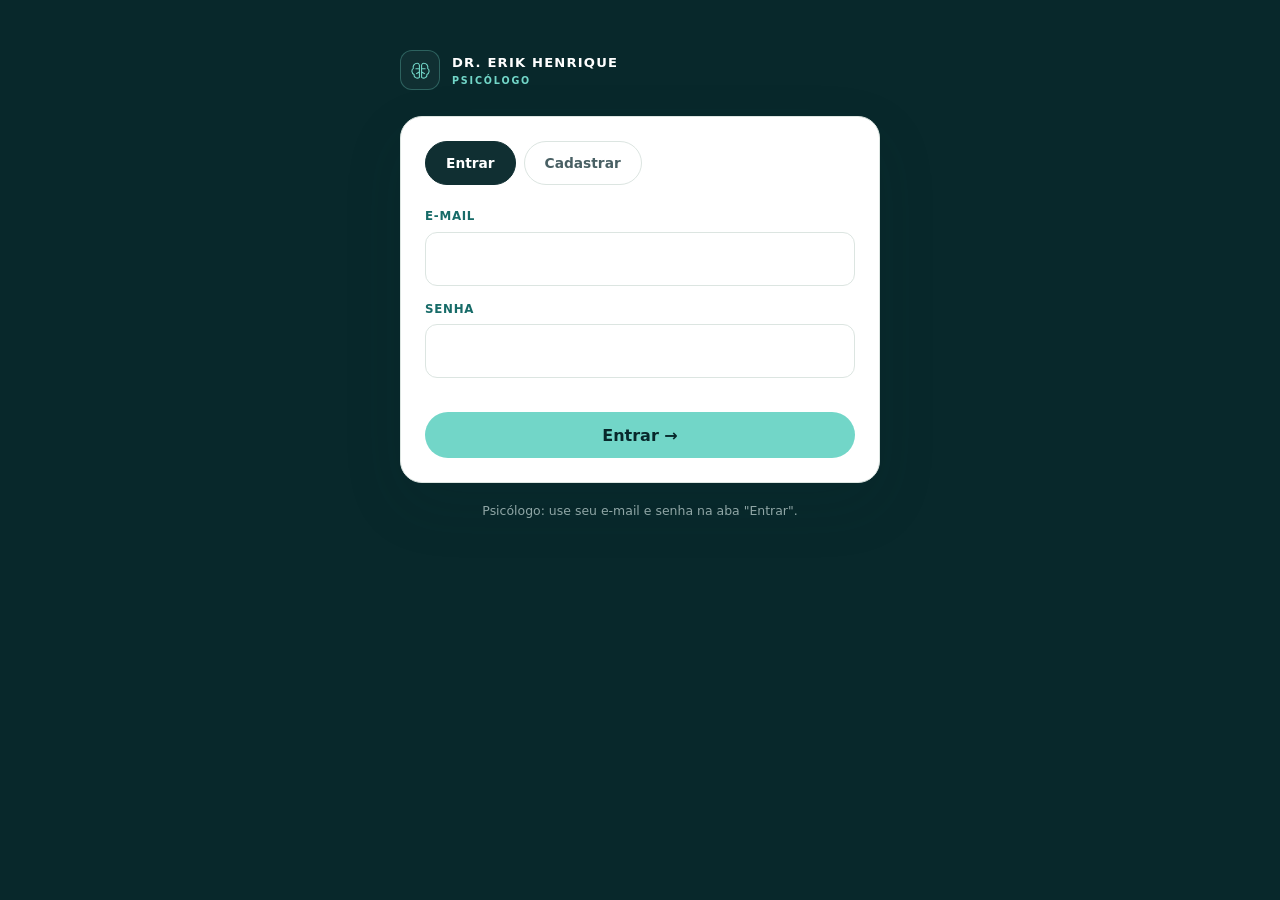
<file: psicologo.html>
<!DOCTYPE html>
<html lang="pt-BR"><head><meta charset="UTF-8"><meta name="viewport" content="width=device-width, initial-scale=1.0"><title>CRM | Dr. Erik Henrique Psicologia</title><link rel="stylesheet" href="assets/app.css"></head>
<body><div id="top"></div>
<main class="wrap" style="padding-bottom:70px">
  <div class="tabs"><button class="on" data-t="inicio">Solicitações</button><button data-t="agenda">Agenda</button><button data-t="pacientes">Pacientes</button><button data-t="chat">Chat</button><button data-t="rel">Relatórios</button><button data-t="bkp">Backup</button></div>
  <div style="margin:-8px 0 16px"><button class="btn sm line" id="somBtn"></button> <small style="color:#7a8b8d">Mantenha esta página aberta. Clique em qualquer lugar uma vez para liberar o som do navegador.</small></div>
  <div id="notify"></div>
  <section id="inicio"></section><section id="agenda" hidden></section><section id="pacientes" hidden></section>
  <section id="chat" hidden></section><section id="rel" hidden></section><section id="bkp" hidden></section>
</main>
<script src="assets/app.js"></script>
<script>
const me=Auth.require('psicologo');$('#top').innerHTML=topbar(me,'Painel do psicólogo');
const pats=()=>DB.get('users',[]).filter(u=>u.role==='paciente');
const pat=id=>pats().find(p=>p.id===id)||{nome:'(removido)',email:'',tel:''};
const when=a=>`${br(a.date)} às ${a.time}`;
let curChat=null,curRel=null;

function inicio(){
  const all=Appt.all(),pend=all.filter(a=>a.status==='pendente').sort((a,b)=>(a.date+a.time).localeCompare(b.date+b.time)),
  hoje=iso(new Date()),prox=all.filter(a=>a.status==='confirmada'&&a.date>=hoje).sort((a,b)=>(a.date+a.time).localeCompare(b.date+b.time));
  $('#inicio').innerHTML=`<div class="stat"><div><b>${pend.length}</b><span>Pendentes</span></div><div><b>${prox.length}</b><span>Confirmadas</span></div><div><b>${pats().length}</b><span>Pacientes</span></div></div>
  <div class="card"><div class="eyebrow">Aguardando você</div>${pend.map(a=>`<div class="row"><div><b>${esc(pat(a.pid).nome)}</b><small>${when(a)}</small></div><div><button class="btn sm mint" data-s="confirmada" data-id="${a.id}">Aceitar</button> <button class="btn sm danger" data-s="recusada" data-id="${a.id}">Recusar</button></div></div>`).join('')||'<div class="empty">Nenhuma solicitação pendente.</div>'}</div>`;
}
$('#inicio').onclick=e=>{const b=e.target.closest('[data-s]');if(!b)return;const l=Appt.all(),a=l.find(x=>x.id===b.dataset.id);a.status=b.dataset.s;Appt.save(l);notify(a);inicio();agenda()};
function notify(a){
  const p=pat(a.pid),ok=a.status==='confirmada';
  const msg=ok?`Olá, ${p.nome}! Sua consulta com o Dr. Erik Henrique foi confirmada para ${when(a)}. Até lá!`:`Olá, ${p.nome}! Infelizmente não consigo atender em ${when(a)}. Pode escolher outro horário na agenda do site.`;
  $('#notify').innerHTML=`<div class="notice"><b>${ok?'Consulta confirmada':'Solicitação recusada'}.</b> Avise ${esc(p.nome)}:<div class="acts"><a class="btn sm mint" target="_blank" rel="noopener" href="${wa(p.tel,msg)}">Enviar WhatsApp</a><a class="btn sm" href="mailto:${esc(p.email)}?subject=${encodeURIComponent(ok?'Consulta confirmada':'Sobre sua solicitação de consulta')}&body=${encodeURIComponent(msg)}">Enviar e-mail</a></div></div>`;
}
function agenda(){
  const av=DB.get('avail',{}),hoje=iso(new Date()),prox=Appt.all().filter(a=>a.status==='confirmada'&&a.date>=hoje).sort((a,b)=>(a.date+a.time).localeCompare(b.date+b.time));
  $('#agenda').innerHTML=`<div class="card"><div class="eyebrow">Meus horários disponíveis</div><div class="av">${[1,2,3,4,5,6,0].map(d=>`<b>${DIAS[d]}</b><div class="hrs">${HORAS.map(h=>`<label><input type="checkbox" data-d="${d}" data-h="${h}" ${(av[d]||[]).includes(h)?'checked':''}>${h}</label>`).join('')}</div>`).join('')}</div></div>
  <div class="card" style="margin-top:20px"><div class="eyebrow">Próximas consultas</div>${prox.map(a=>`<div class="row"><div><b>${esc(pat(a.pid).nome)}</b><small>${when(a)}</small></div><button class="btn sm danger" data-x="${a.id}">Cancelar</button></div>`).join('')||'<div class="empty">Nenhuma consulta confirmada.</div>'}</div>`;
}
$('#agenda').onchange=e=>{const t=e.target;if(!t.dataset.h)return;const av=DB.get('avail',{}),s=new Set(av[t.dataset.d]||[]);t.checked?s.add(t.dataset.h):s.delete(t.dataset.h);av[t.dataset.d]=[...s].sort();DB.set('avail',av)};
$('#agenda').onclick=e=>{const id=e.target.dataset.x;if(!id||!confirm('Cancelar esta consulta?'))return;const l=Appt.all(),a=l.find(x=>x.id===id);a.status='cancelada';Appt.save(l);notify(a);agenda();inicio()};
function pacientes(){
  $('#pacientes').innerHTML=`<div class="card"><div class="eyebrow">Pacientes</div>${pats().map(p=>`<div class="row"><div><b>${esc(p.nome)}</b><small>${esc(p.idade)} anos • ${esc(p.tel)} • ${esc(p.email)}</small></div><div><button class="btn sm line" data-chat="${p.id}">Chat</button> <button class="btn sm" data-rel="${p.id}">Relatório</button></div></div>`).join('')||'<div class="empty">Nenhum paciente cadastrado.</div>'}</div>`;
}
$('#pacientes').onclick=e=>{if(e.target.dataset.chat){curChat=e.target.dataset.chat;show('chat')}if(e.target.dataset.rel){curRel=e.target.dataset.rel;show('rel')}};
function chat(){
  curChat=curChat||(pats()[0]||{}).id;
  $('#chat').innerHTML=`<div class="side"><div class="plist">${pats().map(p=>`<button class="${p.id===curChat?'on':''}" data-p="${p.id}">${esc(p.nome)}</button>`).join('')||'<div class="empty">Sem pacientes.</div>'}</div><div class="card chat"><div class="msgs" id="msgs">${curChat?chatHTML(curChat,'e'):''}</div>${curChat?'<form id="cf"><input id="ci" placeholder="Responder..." required><button class="btn">Enviar</button></form>':''}</div></div>`;
  const m=$('#msgs');m.scrollTop=m.scrollHeight;
}
$('#chat').onclick=e=>{const b=e.target.closest('[data-p]');if(b){curChat=b.dataset.p;chat()}};
$('#chat').onsubmit=e=>{e.preventDefault();Chat.send(curChat,'e',$('#ci').value.trim());chat()};
function rel(){
  const ps=pats();curRel=curRel||(ps[0]||{}).id;const notes=DB.get('notes',{})[curRel]||[],ap=Appt.all().filter(a=>a.pid===curRel).sort((a,b)=>(b.date+b.time).localeCompare(a.date+a.time));
  const p=pat(curRel),n=s=>ap.filter(a=>a.status===s).length;
  $('#rel').innerHTML=!curRel?'<div class="card empty">Nenhum paciente.</div>':`<div class="side"><div class="plist">${ps.map(x=>`<button class="${x.id===curRel?'on':''}" data-p="${x.id}">${esc(x.nome)}</button>`).join('')}</div><div>
  <div class="card"><div style="display:flex;gap:8px;flex-wrap:wrap;float:right"><button class="btn sm" data-pdf="one">PDF deste paciente</button><button class="btn sm line" data-pdf="all">PDF de todos</button></div><div class="eyebrow">Relatório do paciente</div><h2 style="font-size:1.8rem">${esc(p.nome)}</h2><p>${esc(p.idade)} anos • ${esc(p.tel)} • ${esc(p.email)}</p>
  <div class="stat" style="margin-top:18px"><div><b>${n('confirmada')}</b><span>Confirmadas</span></div><div><b>${n('pendente')}</b><span>Pendentes</span></div><div><b>${n('cancelada')+n('recusada')}</b><span>Canceladas</span></div></div>
  ${ap.map(a=>`<div class="row"><b>${when(a)}</b><span class="badge ${a.status}">${a.status}</span></div>`).join('')}</div>
  <div class="card" style="margin-top:20px"><div class="eyebrow">Anotações da sessão</div><form id="nf"><textarea id="nt" rows="4" placeholder="Evolução, observações, plano..." required></textarea><button class="btn mint" style="margin-top:10px">Salvar anotação</button></form>${notes.slice().reverse().map(x=>`<div class="note"><small>${hm(x.ts)}</small><p style="color:var(--ink);white-space:pre-wrap">${esc(x.text)}</p></div>`).join('')}</div></div></div>`;
}
$('#rel').onclick=e=>{const b=e.target.closest('[data-p]');if(b){curRel=b.dataset.p;rel()}if(e.target.dataset.pdf==='one')exportPDF([pat(curRel)]);if(e.target.dataset.pdf==='all')exportPDF(pats())};
$('#rel').onsubmit=e=>{e.preventDefault();const all=DB.get('notes',{});(all[curRel]=all[curRel]||[]).push({ts:Date.now(),text:$('#nt').value.trim()});DB.set('notes',all);rel()};

/* ---------- PDF (usa a impressão do navegador: escolha "Salvar como PDF") ---------- */
function relHTML(p){
  const ap=Appt.all().filter(a=>a.pid===p.id).sort((a,b)=>(a.date+a.time).localeCompare(b.date+b.time)),notes=DB.get('notes',{})[p.id]||[];
  return `<section><h2>${esc(p.nome)}</h2><p class="m">Idade: ${esc(p.idade)} • Telefone: ${esc(p.tel)} • E-mail: ${esc(p.email)}<br>Cadastro: ${p.criado?full(p.criado):'-'}</p>
  <h3>Consultas (${ap.length})</h3>${ap.length?`<table><tr><th>Data</th><th>Horário</th><th>Status</th></tr>${ap.map(a=>`<tr><td>${br(a.date)}</td><td>${a.time}</td><td>${esc(a.status)}</td></tr>`).join('')}</table>`:'<p class="m">Nenhuma consulta.</p>'}
  <h3>Anotações do psicólogo (${notes.length})</h3>${notes.map(x=>`<div class="n"><small>${full(x.ts)}</small><p>${esc(x.text)}</p></div>`).join('')||'<p class="m">Nenhuma anotação.</p>'}</section>`;
}
function exportPDF(list){
  if(!list.length)return alert('Nenhum paciente para exportar.');
  const f=document.createElement('iframe');f.style.cssText='position:fixed;width:0;height:0;border:0';document.body.appendChild(f);
  f.srcdoc=`<!DOCTYPE html><html lang="pt-BR"><head><meta charset="utf-8"><title>Relatórios - Dr. Erik Henrique</title><style>
  body{font-family:Arial,sans-serif;color:#102f32;font-size:12px;line-height:1.5;margin:0}header{border-bottom:2px solid #176b68;padding-bottom:8px;margin-bottom:18px}header b{font-size:16px}header small{display:block;color:#496064}
  section{page-break-after:always}section:last-child{page-break-after:auto}h2{font-size:20px;margin:0 0 4px}h3{font-size:13px;margin:18px 0 6px;color:#176b68;text-transform:uppercase;letter-spacing:.06em}
  .m{color:#496064}table{width:100%;border-collapse:collapse}th,td{border:1px solid #dce5e1;padding:5px 8px;text-align:left}th{background:#e7f5f1}.n{border:1px solid #dce5e1;border-radius:6px;padding:8px 10px;margin-bottom:8px;page-break-inside:avoid}.n small{color:#7a8b8d}.n p{white-space:pre-wrap;margin:3px 0 0}
  </style></head><body><header><b>Dr. Erik Henrique • Psicólogo</b><small>Relatório gerado em ${full(Date.now())} • Documento confidencial</small></header>${list.map(relHTML).join('')}</body></html>`;
  f.onload=()=>{f.contentWindow.focus();f.contentWindow.print();setTimeout(()=>f.remove(),60000)};
}
/* ---------- Backup ---------- */
function bkp(){
  $('#bkp').innerHTML=`<div class="card"><div class="eyebrow">Backup dos dados</div><p>Os dados ficam salvos neste navegador e <b>não são apagados ao atualizar o código do site</b>. Mesmo assim, baixe um backup de vez em quando (limpar o histórico do navegador apaga tudo).</p><div style="display:flex;gap:10px;flex-wrap:wrap;margin-top:16px"><button class="btn mint" id="bk1">Baixar backup (.json)</button><label class="btn line" style="margin:0;text-transform:none;letter-spacing:0;font-size:1rem;color:var(--ink)">Restaurar backup<input type="file" id="bk2" accept=".json" hidden></label></div></div>`;
  $('#bk1').onclick=()=>{const d={};Object.keys(localStorage).filter(k=>k.startsWith('eh_')&&k!=='eh_session').forEach(k=>d[k]=localStorage.getItem(k));const a=document.createElement('a');a.href=URL.createObjectURL(new Blob([JSON.stringify(d)],{type:'application/json'}));a.download='backup-dr-erik-'+iso(new Date())+'.json';a.click()};
  $('#bk2').onchange=e=>{const f=e.target.files[0];if(!f||!confirm('Restaurar substitui os dados atuais. Continuar?'))return;const r=new FileReader();r.onload=()=>{try{const d=JSON.parse(r.result);Object.keys(d).forEach(k=>k.startsWith('eh_')&&k!=='eh_session'&&localStorage.setItem(k,d[k]));alert('Backup restaurado.');location.reload()}catch{alert('Arquivo inválido.')}};r.readAsText(f)};
}
const R={inicio,agenda,pacientes,chat,rel,bkp};
function show(t){$$('.tabs button').forEach(x=>x.classList.toggle('on',x.dataset.t===t));Object.keys(R).forEach(k=>$('#'+k).hidden=k!==t);R[t]()}
$$('.tabs button').forEach(b=>b.onclick=()=>show(b.dataset.t));
addEventListener('storage',()=>{if(!$('#inicio').hidden)inicio();if(!$('#chat').hidden)chat()});
setInterval(()=>{if(!$('#chat').hidden&&document.activeElement.id!=='ci')chat()},4000);
inicio();
/* ---------- Alertas de novas solicitações (som + título + notificação do navegador) ---------- */
let ac=null;
function unlock(){if(!ac){try{ac=new(window.AudioContext||window.webkitAudioContext)()}catch{}}if(ac&&ac.state==='suspended')ac.resume()}
['pointerdown','keydown'].forEach(ev=>addEventListener(ev,unlock));
function beep(){unlock();if(!ac||ac.state!=='running')return;[[880,0],[1175,.2],[880,.4]].forEach(([f,t])=>{const o=ac.createOscillator(),g=ac.createGain(),s=ac.currentTime+t;o.type='sine';o.frequency.value=f;o.connect(g);g.connect(ac.destination);g.gain.setValueAtTime(.0001,s);g.gain.exponentialRampToValueAtTime(.35,s+.02);g.gain.exponentialRampToValueAtTime(.0001,s+.18);o.start(s);o.stop(s+.2)})}
function somBtn(){$('#somBtn').textContent=DB.get('som',true)?'🔔 Som ligado':'🔕 Som desligado'}
$('#somBtn').onclick=()=>{const on=!DB.get('som',true);DB.set('som',on);somBtn();if(on){unlock();beep();if(window.Notification&&Notification.permission==='default')Notification.requestPermission()}};
function checkNovas(){
  const seen=DB.get('seen',null),pend=Appt.all().filter(a=>a.status==='pendente'),ids=pend.map(a=>a.id),n=pend.length;
  const novas=seen===null?[]:ids.filter(i=>!seen.includes(i));
  DB.set('seen',[...new Set([...(seen||[]),...ids])]);
  document.title=(n?`(${n}) `:'')+'CRM | Dr. Erik Henrique Psicologia';
  $('[data-t=inicio]').textContent='Solicitações'+(n?` (${n})`:'');
  if(!novas.length)return;
  if(DB.get('som',true))beep();
  if(window.Notification&&Notification.permission==='granted'&&document.hidden)new Notification('Nova solicitação de consulta',{body:`${novas.length} nova(s) solicitação(ões) aguardando você.`});
  if(!$('#inicio').hidden)inicio();
}
somBtn();setInterval(checkNovas,3000);
checkNovas();
</script></body></html>
</file>
<file: assets/app.css>
:root{--ink:#102f32;--deep:#08282b;--green:#176b68;--mint:#72d6c8;--paper:#f6f5f0;--white:#fff;--text:#496064;--line:#dce5e1;--shadow:0 22px 60px rgba(9,46,48,.12)}
*{box-sizing:border-box;margin:0;padding:0}html{scroll-behavior:smooth}
body{font-family:Inter,ui-sans-serif,system-ui,-apple-system,"Segoe UI",sans-serif;background:var(--paper);color:var(--ink);line-height:1.6}
a{color:inherit;text-decoration:none}button{font:inherit;cursor:pointer}p{color:var(--text)}h1,h2,h3{line-height:1.1;letter-spacing:-.03em}
.wrap{width:min(1120px,calc(100% - 32px));margin:auto}
.eyebrow{display:flex;align-items:center;gap:12px;margin-bottom:14px;color:var(--green);font-size:.72rem;font-weight:800;letter-spacing:.18em;text-transform:uppercase}.eyebrow:before{content:"";width:32px;height:2px;background:currentColor}
.btn{display:inline-flex;align-items:center;justify-content:center;gap:8px;min-height:46px;padding:0 22px;border:1px solid transparent;border-radius:999px;font-weight:750;transition:.25s;background:var(--ink);color:#fff}.btn:hover{transform:translateY(-2px)}
.btn.mint{background:var(--mint);color:var(--deep)}.btn.line{background:transparent;border-color:var(--line);color:var(--ink)}.btn.danger{background:#fff;border-color:#e7b9b9;color:#a33}.btn.sm{min-height:36px;padding:0 15px;font-size:.82rem}
.top{background:var(--deep);color:#fff}.top .in{height:70px;display:flex;align-items:center;justify-content:space-between;gap:16px}
.brand{display:flex;align-items:center;gap:12px}.mark{width:40px;height:40px;border-radius:12px;background:var(--ink);border:1px solid rgba(114,214,200,.3);display:grid;place-items:center}.mark svg{width:23px}
.brand b{display:block;font-size:.82rem;letter-spacing:.09em}.brand small{display:block;color:var(--mint);font-size:.6rem;font-weight:800;letter-spacing:.19em;text-transform:uppercase}
.who{display:flex;align-items:center;gap:14px;font-size:.85rem;color:#c8d6d5}
.card{background:#fff;border:1px solid var(--line);border-radius:22px;padding:24px;box-shadow:var(--shadow)}
label{display:block;font-size:.74rem;font-weight:800;letter-spacing:.06em;text-transform:uppercase;margin:14px 0 6px;color:var(--green)}
input,select,textarea{width:100%;padding:13px 15px;border:1px solid var(--line);border-radius:12px;font:inherit;background:#fff;color:var(--ink)}input:focus,select:focus,textarea:focus{outline:2px solid var(--mint);border-color:var(--mint)}
.grid2{display:grid;grid-template-columns:1fr 1fr;gap:0 14px}
.tabs{display:flex;gap:8px;flex-wrap:wrap;margin:26px 0 22px}.tabs button{border:1px solid var(--line);background:#fff;border-radius:999px;padding:10px 20px;font-weight:750;font-size:.86rem;color:var(--text)}.tabs button.on{background:var(--ink);color:#fff;border-color:var(--ink)}
.days{display:flex;gap:10px;overflow-x:auto;padding-bottom:10px}.day{flex:none;width:68px;padding:12px 0;border:1px solid var(--line);border-radius:16px;background:#fff;text-align:center;color:var(--ink)}.day small{display:block;font-size:.65rem;font-weight:800;letter-spacing:.1em;text-transform:uppercase;color:var(--green)}.day b{font-size:1.3rem}.day.on{background:var(--ink);color:#fff}.day.on small{color:var(--mint)}
.slots{display:grid;grid-template-columns:repeat(auto-fill,minmax(110px,1fr));gap:10px;margin-top:18px}.slot{padding:13px;border:1px solid var(--mint);border-radius:14px;background:#e7f5f1;font-weight:800;color:var(--green)}.slot:hover{background:var(--mint);color:var(--deep)}
.badge{display:inline-block;padding:4px 12px;border-radius:999px;font-size:.7rem;font-weight:800;letter-spacing:.08em;text-transform:uppercase;background:#eee;color:#555}.badge.pendente{background:#fff3d6;color:#8a6200}.badge.confirmada{background:#e0f5ea;color:#13694a}.badge.recusada,.badge.cancelada{background:#fbe5e5;color:#a33}
.row{display:flex;justify-content:space-between;align-items:center;gap:14px;padding:16px 0;border-bottom:1px solid var(--line);flex-wrap:wrap}.row:last-child{border:0}.row small{color:#7a8b8d;display:block}
.empty{padding:26px;text-align:center;color:#7a8b8d}
.chat{display:flex;flex-direction:column;height:420px}.msgs{flex:1;overflow-y:auto;display:flex;flex-direction:column;gap:8px;padding:6px 2px}.msg{max-width:75%;padding:10px 14px;border-radius:16px;font-size:.92rem;background:#eef3f0;color:var(--ink)}.msg.me{align-self:flex-end;background:var(--ink);color:#fff}.msg small{display:block;font-size:.65rem;opacity:.6}
.chat form{display:flex;gap:10px;margin-top:12px}
.err{color:#a33;font-size:.85rem;margin-top:10px;min-height:1.2em}
.notice{border-left:4px solid var(--mint);background:#e7f5f1;padding:16px 18px;border-radius:14px;margin-bottom:20px}.notice .acts{display:flex;gap:10px;flex-wrap:wrap;margin-top:10px}
.side{display:grid;grid-template-columns:230px 1fr;gap:20px}.plist button{display:block;width:100%;text-align:left;padding:12px 14px;border:1px solid var(--line);background:#fff;border-radius:12px;margin-bottom:8px}.plist button.on{background:var(--ink);color:#fff}
.av{display:grid;grid-template-columns:100px 1fr;gap:8px 14px;align-items:center}.hrs{display:flex;flex-wrap:wrap;gap:6px}.hrs label{display:inline-flex;margin:0;padding:6px 11px;border:1px solid var(--line);border-radius:999px;font-size:.78rem;letter-spacing:0;text-transform:none;color:var(--text);cursor:pointer;gap:6px;align-items:center}.hrs input{width:auto;padding:0}.hrs label:has(input:checked){background:var(--mint);border-color:var(--mint);color:var(--deep)}
.stat{display:grid;grid-template-columns:repeat(3,1fr);gap:14px;margin-bottom:20px}.stat div{background:#fff;border:1px solid var(--line);border-radius:18px;padding:18px}.stat b{font-size:2rem;color:var(--green)}.stat span{display:block;font-size:.72rem;font-weight:800;letter-spacing:.1em;text-transform:uppercase;color:#7a8b8d}
.note{padding:14px;border:1px solid var(--line);border-radius:14px;margin-top:10px;background:var(--paper)}.note small{color:#7a8b8d}
@media(max-width:760px){.side,.grid2,.stat{grid-template-columns:1fr}.av{grid-template-columns:1fr}.who span{display:none}}
</file>
